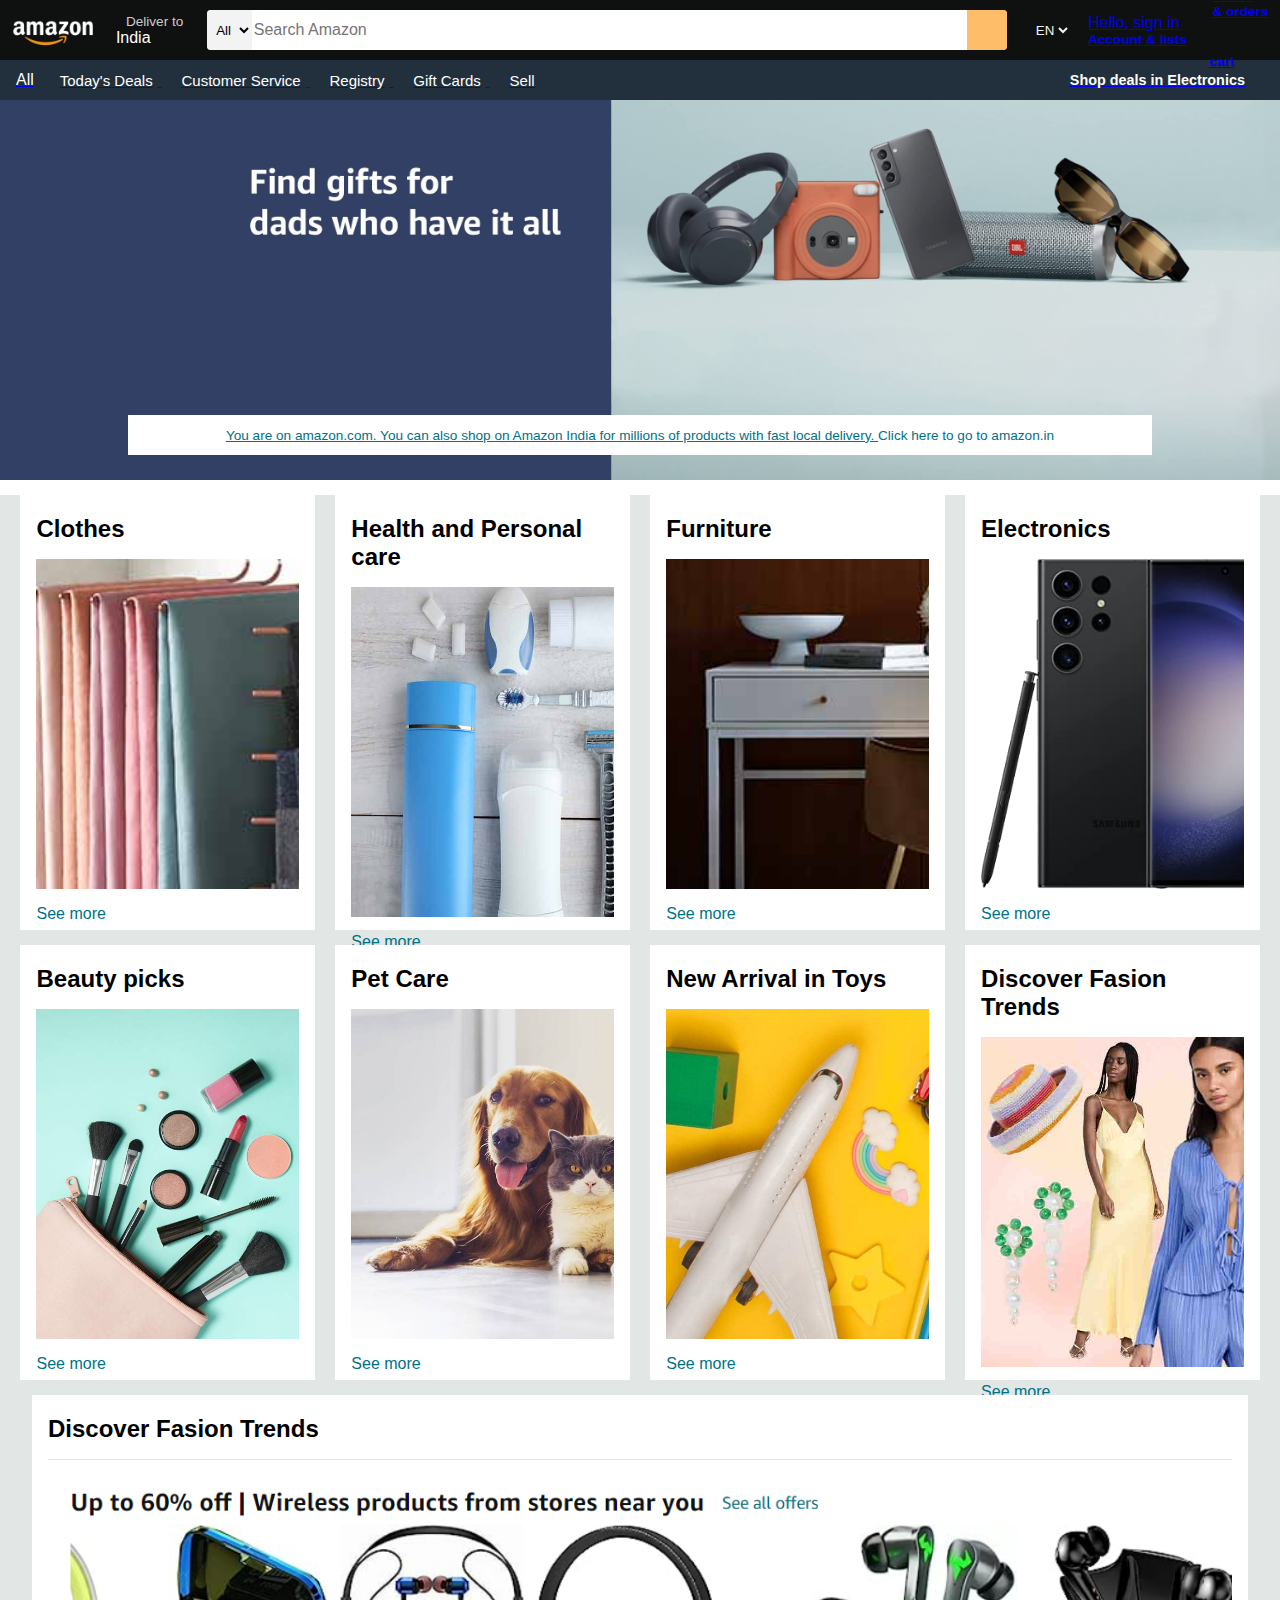
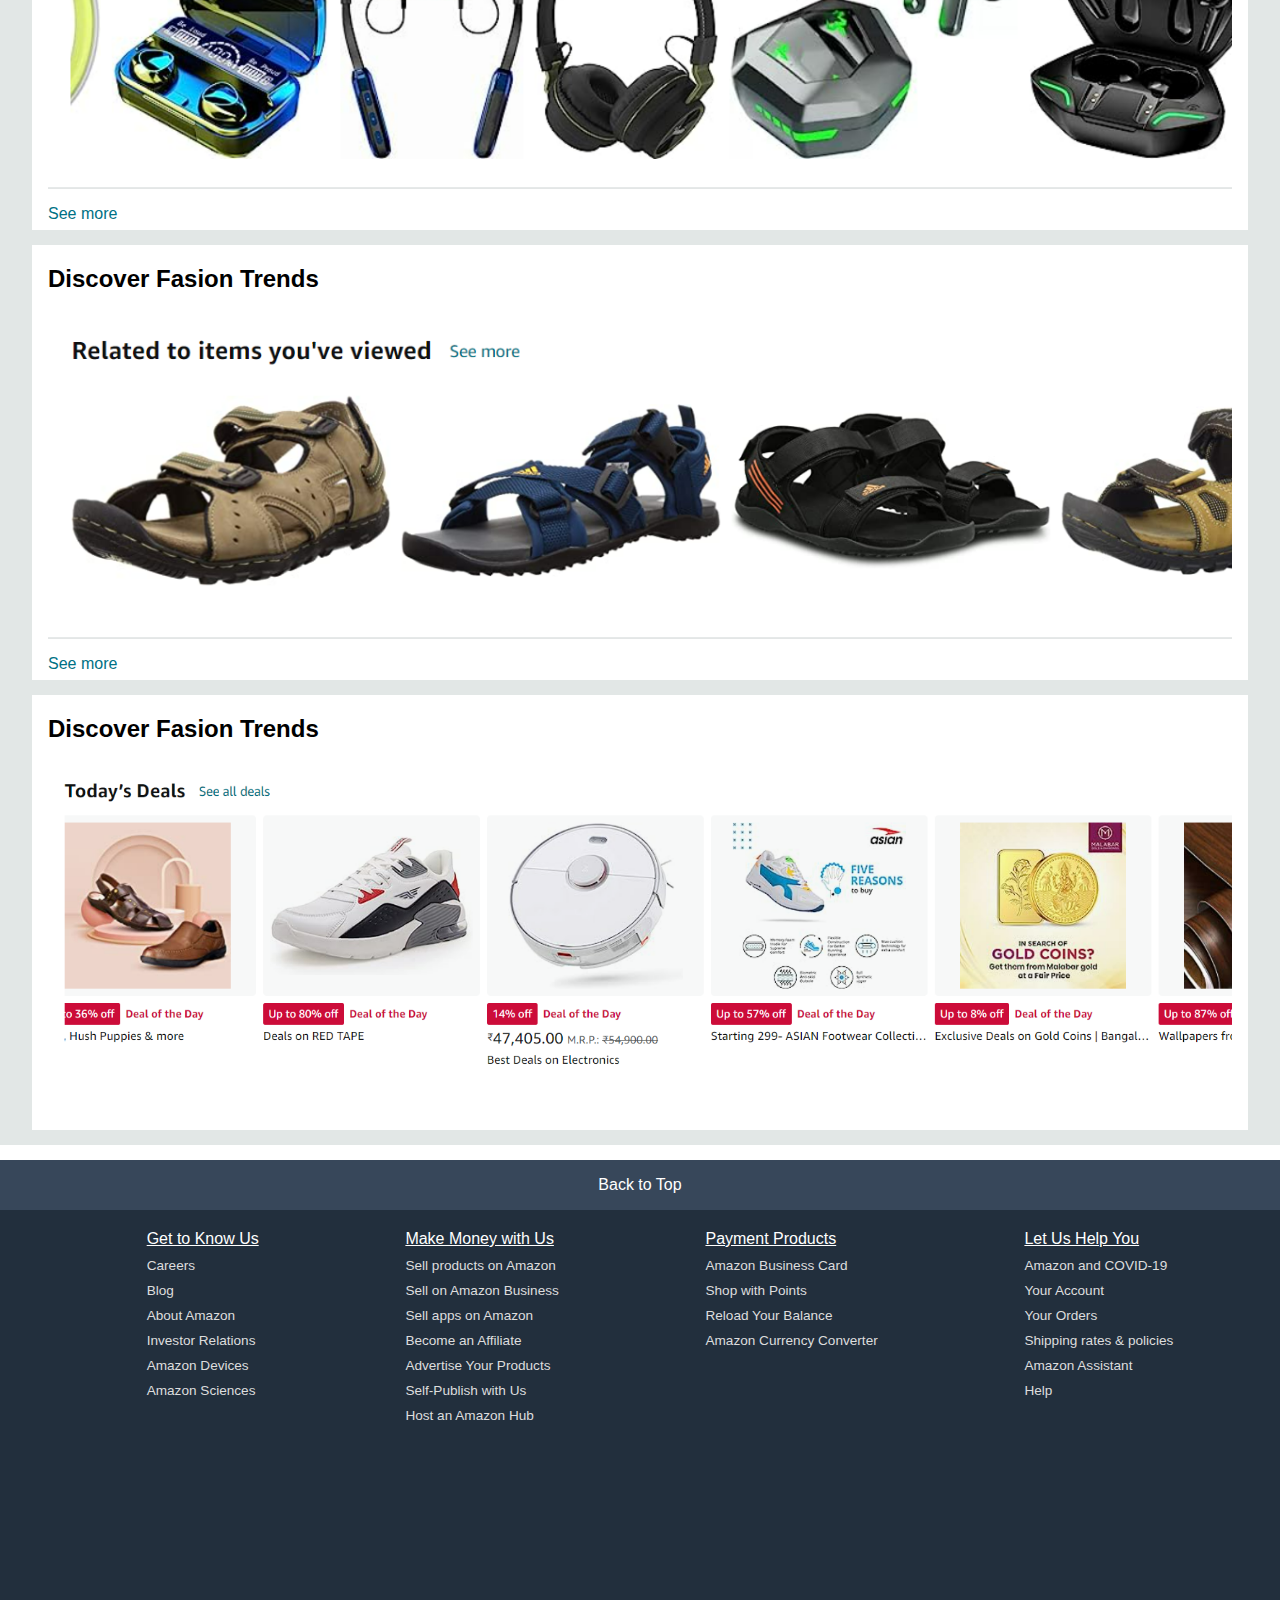
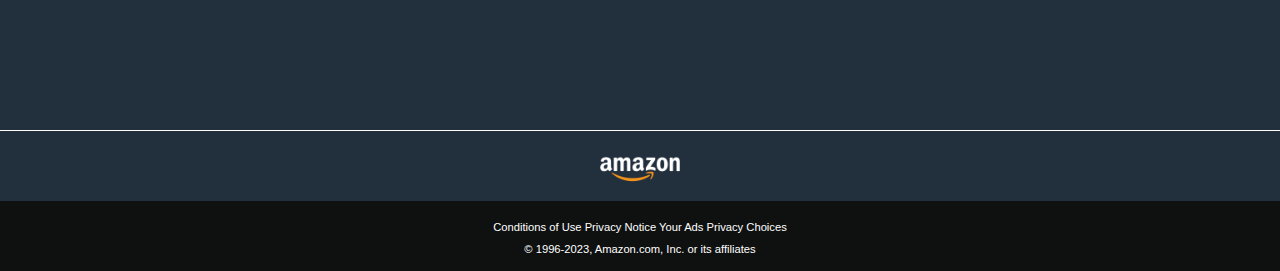
<file: project/index.html>
<!DOCTYPE html>
<html lang="en">
<head>
    <meta charset="UTF-8">
    <meta name="viewport" content="width=device-width, initial-scale=1.0">
    <title>Amazon</title>
    <link rel="stylesheet" href="https://cdnjs.cloudflare.com/ajax/libs/font-awesome/6.4.0/css/all.min.css" integrity="sha512-iecdLmaskl7CVkqkXNQ/ZH/XLlvWZOJyj7Yy7tcenmpD1ypASozpmT/E0iPtmFIB46ZmdtAc9eNBvH0H/ZpiBw==" crossorigin="anonymous" referrerpolicy="no-referrer" />
    <link rel="stylesheet" href="style.css">
</head>
<body>
    <header>
        <div class="navbar">
            <div class="nav-logo border">
                <div class="logo"></div>
            </div>
            
            <div class="nav-address border">
                <p class="add-first">Deliver to</p>
                <div class="add-icon">
                    <i class="fa-solid fa-location-dot"></i>
                    <p class="add-second">India</p>
                </div>
            </div>
            <div class="nav-search">
                <select class="search-select">
                    <option>All</option>
                </select>
                <input placeholder="Search Amazon" class="search-input">
                <div class="search-icon">
                    <i class="fa-solid fa-magnifying-glass"></i>
                </div>
                
            </div>
            <div class="country border">
                <div class="flag">
                    <i class="fa-sharp fa-solid fa-flag-usa"></i>
                </div>
                <select class="language">
                    <option>EN</option>
                </select>
            </div>
            <div class="nav-signin border">
                <p><a href="http://127.0.0.1:5500/sign-in.html">Hello, sign in</p>
                <p class="nav-second">Account & lists</p>
            </div>
            <div class="nav-return border">
                <p><span>Returns</span></p>
                <p class="nav-second">& orders</p>
            </div>
            <div class="nav-cart border">
                <i class="fa-solid fa-cart-shopping"></i>
                cart
            </div>

        </div>
        <div class="panel">
            <div class="panel-all border">
                <i class="fa-solid fa-bars"></i>
                <p> All</p>
            </div>
            <div class="panel-ops "> 
                <p>Today's Deals</p>
                <p>Customer Service</p>
                <p>Registry</p>
                <p>Gift Cards</p>
                <p>Sell</p>
            </div>
            <div class="panel-deals border">
                Shop deals in Electronics
            </div>
        </div>
    </header> 
    <div class="hero-section">
     <div class="hero-message">
        <p>You are on amazon.com. You can also shop on Amazon India for millions of products with fast local delivery. <a>Click here to go to amazon.in</a></p>
     </div>
    </div>
    <div class="shop-section">
        <div class="box1 box">
           <div class="box-content">
                <h2>Clothes</h2>
                <div class="box-img" style="background-image: url('box1_image.jpg');">
                </div>
                <p>See more</p>
            </div>
        </div>
        <div class="box2 box">
            <div class="box-content">
                <h2>Health and Personal care</h2>
                <div class="box-img" style="background-image: url('box2_image.jpg');">
                </div>
                <p>See more</p>
                </div>
        </div>
        <div class="box3 box">
            <div class="box-content">
                <h2>Furniture</h2>
                <div class="box-img" style="background-image: url('box3_image.jpg');">
                </div>
                <p>See more</p>
            </div>
        </div>
        <div class="box4 box">
            <div class="box-content">
                <h2>Electronics</h2>
                <div class="box-img" style="background-image: url('box4_image.jpg');">
                </div>
                <p>See more</p>
            </div>
        </div>
        <div class="box5 box">
            <div class="box-content">
                 <h2>Beauty picks</h2>
                 <div class="box-img" style="background-image: url('box5_image.jpg');">
                 </div>
                 <p>See more</p>
             </div>
         </div>
         <div class="box6 box">
             <div class="box-content">
                 <h2>Pet Care</h2>
                 <div class="box-img" style="background-image: url('box6_image.jpg');">
                 </div>
                 <p>See more</p>
                 </div>
         </div>
         <div class="box7 box">
             <div class="box-content">
                 <h2>New Arrival in Toys</h2>
                 <div class="box-img" style="background-image: url('box7_image.jpg');">
                 </div>
                 <p>See more</p>
             </div>
         </div>
         <div class="box8 box">
             <div class="box-content">
                 <h2>Discover Fasion Trends</h2>
                 <div class="box-img" style="background-image: url('box8_image.jpg');">
                 </div>
                 <p>See more</p>
             </div>
         </div>
         <div class="box9 box">
            <div class="box-content">
                <h2>Discover Fasion Trends</h2>
                <div class="box-img" style="background-image: url('box9_image.png');">
                </div>
                <p>See more</p>
            </div>
        </div>
        <div class="box10 box">
            <div class="box-content">
                <h2>Discover Fasion Trends</h2>
                <div class="box-img" style="background-image: url('box10_image.png');">
                </div>
                <p>See more</p>
            </div>
        </div>
        <div class="box11 box">
            <div class="box-content">
                <h2>Discover Fasion Trends</h2>
                <div class="box-img" style="background-image: url('box11_image.png');">
                </div>
            </div>
        </div>
    </div>
    <footer>
        <div class="foot-panel1">
            Back to Top 
        </div>
        <div class="foot-panel2">
            <ul>
                <p><u>Get to Know Us</u></p>
                <a>Careers</a>
                <a>Blog</a>
                <a>About Amazon</a>
                <a>Investor Relations</a>
                <a>Amazon Devices</a>
                <a>Amazon Sciences</a>
            </ul>
            <ul>
                <p><u>Make Money with Us</u></p>
                <a>Sell products on Amazon</a>
                <a>Sell on Amazon Business</a>
                <a>Sell apps on Amazon</a>
                <a>Become an Affiliate</a>
                <a>Advertise Your Products</a>
                <a>Self-Publish with Us</a>
                <a>Host an Amazon Hub</a>
            </ul>
            <ul>
                <p><u>Payment Products</u></p>
                <a>Amazon Business Card</a>
                <a>Shop with Points</a>
                <a>Reload Your Balance</a>
                <a>Amazon Currency Converter</a>
            </ul>
            <ul>
                <p><u>Let Us Help You</u></p>
                <a>Amazon and COVID-19</a>
                <a>Your Account</a>
                <a>Your Orders</a>
                <a>Shipping rates & policies</a>
                <a>Amazon Assistant</a>
                <a>Help</a>
            </ul>
        </div>
        <div class="foot-panel3 ">
            <div class="logo"></div>
        </div>
        <div class="foot-panel4">
            <div class="pages">
                <a>Conditions of Use</a>
                <a>Privacy Notice</a>
                <a>Your Ads Privacy Choices</a>
            </div>
            <div class="copyright">
                © 1996-2023, Amazon.com, Inc. or its affiliates
            </div>
        </div>
    </footer>
</body>
</html>
</file>
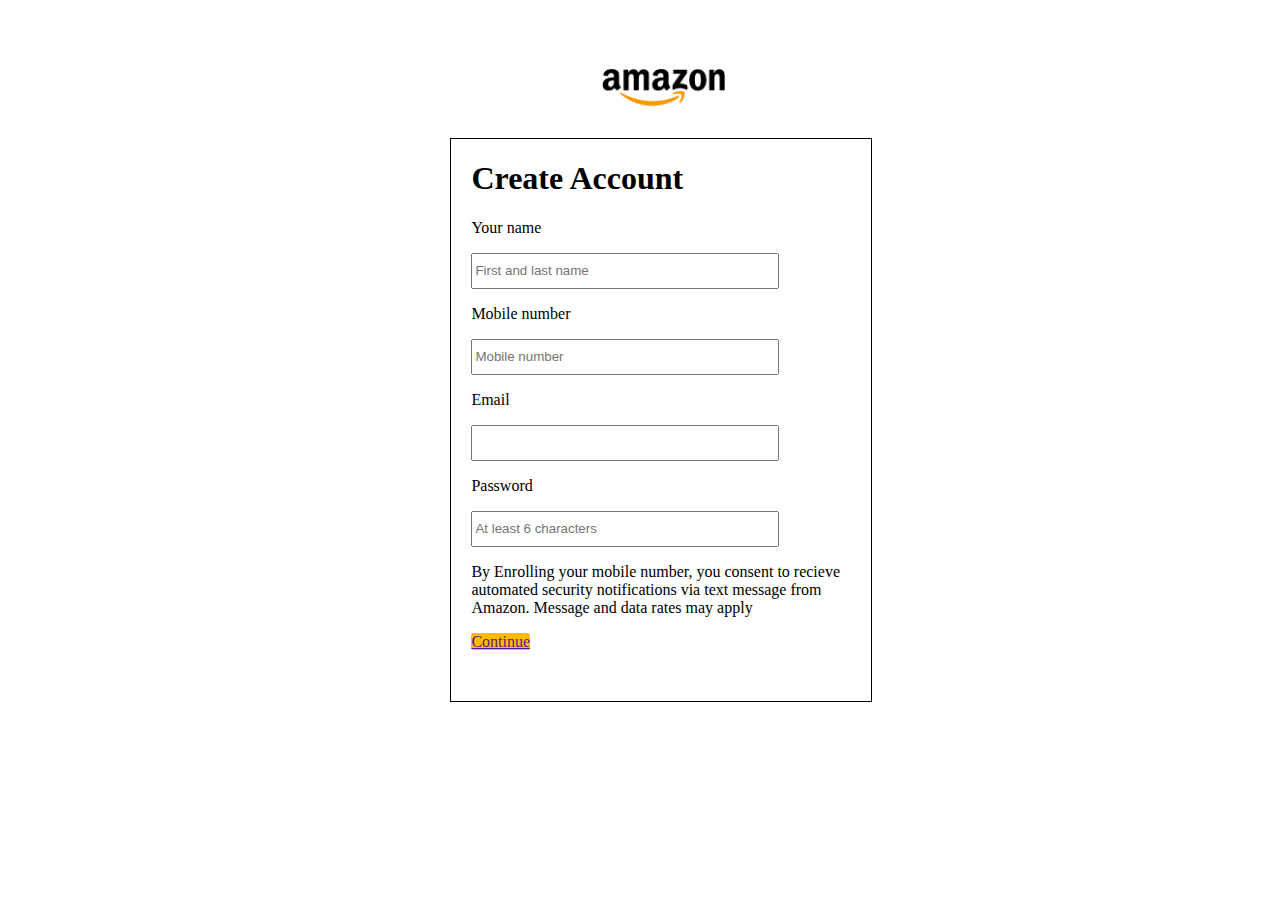
<file: project/new-account.html>
<!DOCTYPE html>
<html lang="en">
<head>
    <meta charset="UTF-8">
    <meta name="viewport" content="width=device-width, initial-scale=1.0">
    <title>Create Account</title>
    <link rel="stylesheet" href="new-account-style.css">
</head>
<body>
    <div class="logo"></div>
    <div class="account">
        <h1>Create Account</h1>
        <p>Your name</p>
        <input type="text" placeholder="First and last name">
        <p>Mobile number</p>
        <input type="number" placeholder="Mobile number">
        <p>Email</p>
        <input type="email">
        <p>Password</p>
        <input type="password" placeholder="At least 6 characters">
        <br>
        <p>By Enrolling your mobile number, you consent to recieve automated security notifications via text message from Amazon. Message and data rates may apply</p>
        <a href="">Continue</a>
    </div>
</body>
</html>
</file>
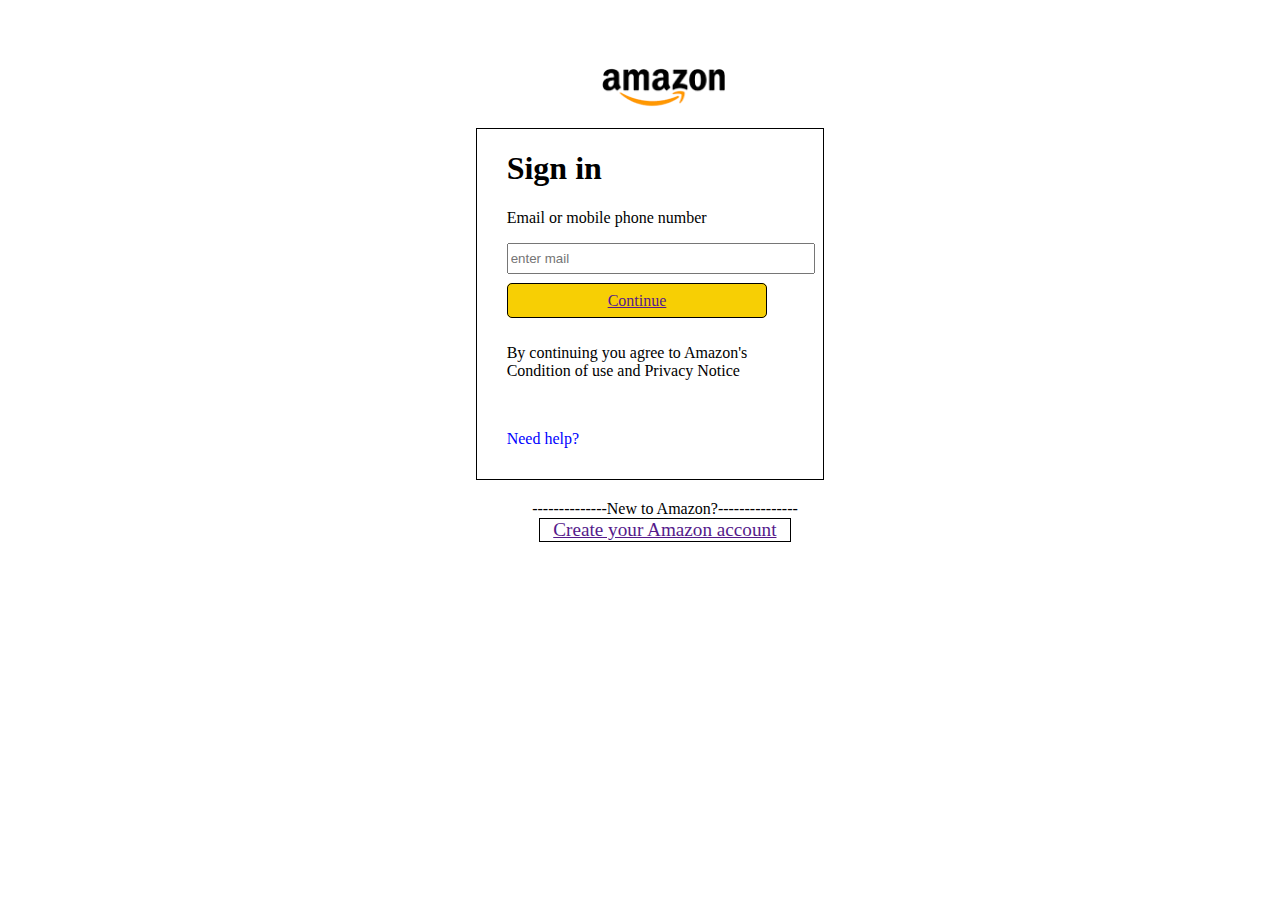
<file: project/sign-in.html>
<!DOCTYPE html>
<html lang="en">
<head>
    <meta charset="UTF-8">
    <meta name="viewport" content="width=device-width, initial-scale=1.0">
    <title>Sign-in</title>
    <link rel="stylesheet" href="sign-in-style.css">
</head>
<body>
    <div class="logo"></div>
    <div class="sign-in">
        <h1>Sign in</h1>
        <p>Email or mobile phone number</p>
        <input type="text" placeholder="enter mail" required><br><br>
        <a href="">Continue</a><br><br>
        <p>By continuing you agree to Amazon's Condition of use and Privacy Notice</p><br>
        <p class="help">Need help?</p>
    </div>
    <div class="amazon">--------------New to Amazon?---------------</div>
    <div class="create"><a href="">Create your Amazon account</a></div>
    
</body>
</html>
</file>
<file: project/style.css>
*{
    margin:0;
    font-family: Arial;
    border:border-box;
}

.navbar {
    height:60px;
    background-color: #0f1111;
    color:white;
    display: flex;
    align-items: center;
    justify-content: space-evenly;

}
.nav-logo {
    height:50px;
    width:100px;
}
.logo {
    background-image:url("amazon_logo.png");
    background-size: cover;
    height: 50px;
    width: 100%;
}
.border{
    border: 1.5px solid transparent;
}
.border:hover{
    border: 1px solid white; 
}

.nav-address{
    width:90px;
    padding:3px;
}

.add-first{
    color:#cccccc;
    font-size: 0.85rem;
    margin-left: 15px;
}
.add-second{
    font-size: 1rem;
    margin-left:5px;
}

.add-icon{
    display:flex;
    align-items: center;
}

.nav-search{
    display: flex;
    width:800px;
    height:40px;
    border-radius: 4px;
    background-color: pink;
    justify-content:space-evenly;
}
.search-select{
    background-color:#f3f3f3;
    width:50px;
    text-align:center;
    border-top-left-radius: 4px;
    border-bottom-left-radius:4px;
    border:none;
}
.search-input{
    width:100%;
    font-size: 1rem;
    border: none;
}
.search-icon{
    width:45px;
    display: flex;
    align-items: center;
    justify-content: center;
    font-size:1.2rem;
    background-color: #febd68;
    border-top-right-radius: 4px;
    border-bottom-right-radius:4px;
    color:#0f1111;
}
.nav-search:hover{
    border: 2px solid orange;
}

.country{
    display: flex;
    padding: 5px;
    margin-left: 5px;
}
.flag{
    padding:5px;
}
.language{
    padding-left: 1px;
    align-items: center;
    justify-content: center;
    display: flex;
    background-color: #0f1111;
    color: #f3f3f3;
    border: none;
}
.arrow{
    display:flex;
    padding-left: 1px;
    align-items: center;
}

.nav-signin{
    padding: 8px;
}
span{
    font-size: 0.7rem;
}
.nav-second{
    font-size: 0.85rem;
    font-weight: 700;
}

.nav-return{
    padding:8px;
    margin-left: 5px;
}

.nav-cart i {
    font-size:30px;
}
.nav-cart{
    font-size: 0.85rem;
    font-weight:700;
    padding: 10px;
} 

.panel{
    background-color:#222f3d;
    height:40px;
    width:100%;
    color:white;
    display: flex;
    align-items: center;
}
.panel-all{
    color:white;
    align-items: center;
    display: flex;
    padding: 5px;
    margin-left: 10px;
}

.panel-ops p {
    display: inline;
    margin-left:15px;
    font-size: 15px;
    padding:5px;
}
.panel-ops p:hover{
    border:1px solid white;
}
.panel-ops{
    width: 80%;
    font-size: 0.85rem;
}
.panel-deals{
    font-size:0.9rem ;
    font-weight: 700;
    padding:5px;
}

.hero-section{
    background-image: url("hero_image.jpg");
    background-size: cover;
    height: 380px;
    width:100%;
    background-color: black;
    display: flex;
    justify-content: center;
    align-items: flex-end;
}
.hero-message{
    background-color: white;
    color:black;
    height:40px;
    display:flex;
    align-items:center;
    justify-content: center;
    font-size: 0.85rem;
    width: 80%;
    margin-bottom: 25px;

}
.hero-message a{
    color:#007185;
}

.shop-section{
    display:flex;
    flex-wrap: wrap;
    justify-content: space-evenly;
    background-color: #e2e7e6;
    margin-top: 15px;
}
.box{
    height:400px;
    width:23%;
    background-color: white;
    padding:20px 0px 15px;
    margin-bottom: 15px;
}
.box-img{
    height: 330px;
    background-size: cover;
    margin-top:1rem;
    margin-bottom: 1rem;

}
.box-content{
    margin-left: 1rem;
    margin-right: 1rem;
}
.box-content p{
    color:#007185;
}
.box9{
    width:95%;
}
.box10{
    width:95%;
}
.box11{
    width:95%;
}
footer{
    margin-top: 15px;
}
.foot-panel1{
    background-color:#37475a;
    color: white;
    height: 50px;
    display:flex;
    justify-content: center;
    align-items: center;
    font-size: 1rem;
}
.foot-panel2{
    background-color: #222f3d;
    color: white;
    height:500px;
    display:flex;
    justify-content: space-evenly;
    padding-top: 20px;
}

ul a{
    display:block;
    font-size:0.85rem;
    margin-top: 10px;
    color:#dddddd;
}
ul a:hover{
    color:blue;
}
.foot-panel3{
    background-color:#222f3d;
    color:white;
    border-top: 0.5px solid white;
    height:70px;
    width:100%;
    display:flex;
    justify-content: center;
    align-items: center;

}
.logo{
    background-image:url("amazon_logo.png");
    background-size: cover;
    height: 50px;
    width: 100px;
}
.foot-panel4{
    background-color:#0f1111;
    color:white;
    height:50px;
    justify-content: center;
    padding-top: 20px;
}
.pages{
    font-size: 0.7rem;
    text-align: center;
}
.copyright{
    font-size:0.7rem;
    text-align: center;
    padding:10px;
}
</file>
<file: project/new-account-style.css>
*{
    justify-content:center;
}
.logo{
    background-image: url(logo.png);
    width:300px;
    height:100px;
    background-size: cover;
    color: black;
    background-color: black;
    text-align: center;
    margin-left: 40%;
}
.account{
    border:1px  solid black;
    margin-left: 35%;
    margin-top: 30px;
    padding-left: 20px;
    width: 400px;
    padding-bottom: 50px;
}
.account input{
    width:300px;
    height:30px;
}
.account a{
    width:20%;
    border-radius: 3px;
    background-color:rgb(255, 187, 0);
    
}
</file>
<file: project/sign-in-style.css>
*{
    justify-content:center;
}
.logo{
    background-image: url(logo.png);
    width:300px;
    height:100px;
    background-size: cover;
    color: black;
    background-color: black;
    text-align: center;
    margin-left: 40%;
}
.sign-in{
    border: 1px solid black;
    width:25%;
    margin-left: 37%;
    margin-top: 20px;
    font-size: 1rem;
    padding-left: 30px;
    height: 350px;
}
.sign-in input{
    width: 300px;
    height: 25px;
}
.sign-in>a{
    background-color: rgb(247, 207, 4);
    width:200px;
    padding-left: 100px;
    padding-right: 100px;
    padding-bottom: 8px;
    padding-top: 8px;
    border-radius: 5px;
    border: 1px solid black;
    text-align: center;
}
.sign-in p{
    padding-right:20px;
}
.help{
    color:blue;
}
.amazon{
    text-align: center;
    padding-top: 20px;
    padding-left: 50px;
}
.create{
    text-align: center;
    border: 1px solid black;
    width: 250px;
    margin-left: 42%;
    font-size: 1.2rem;
    color: black;

}
</file>
